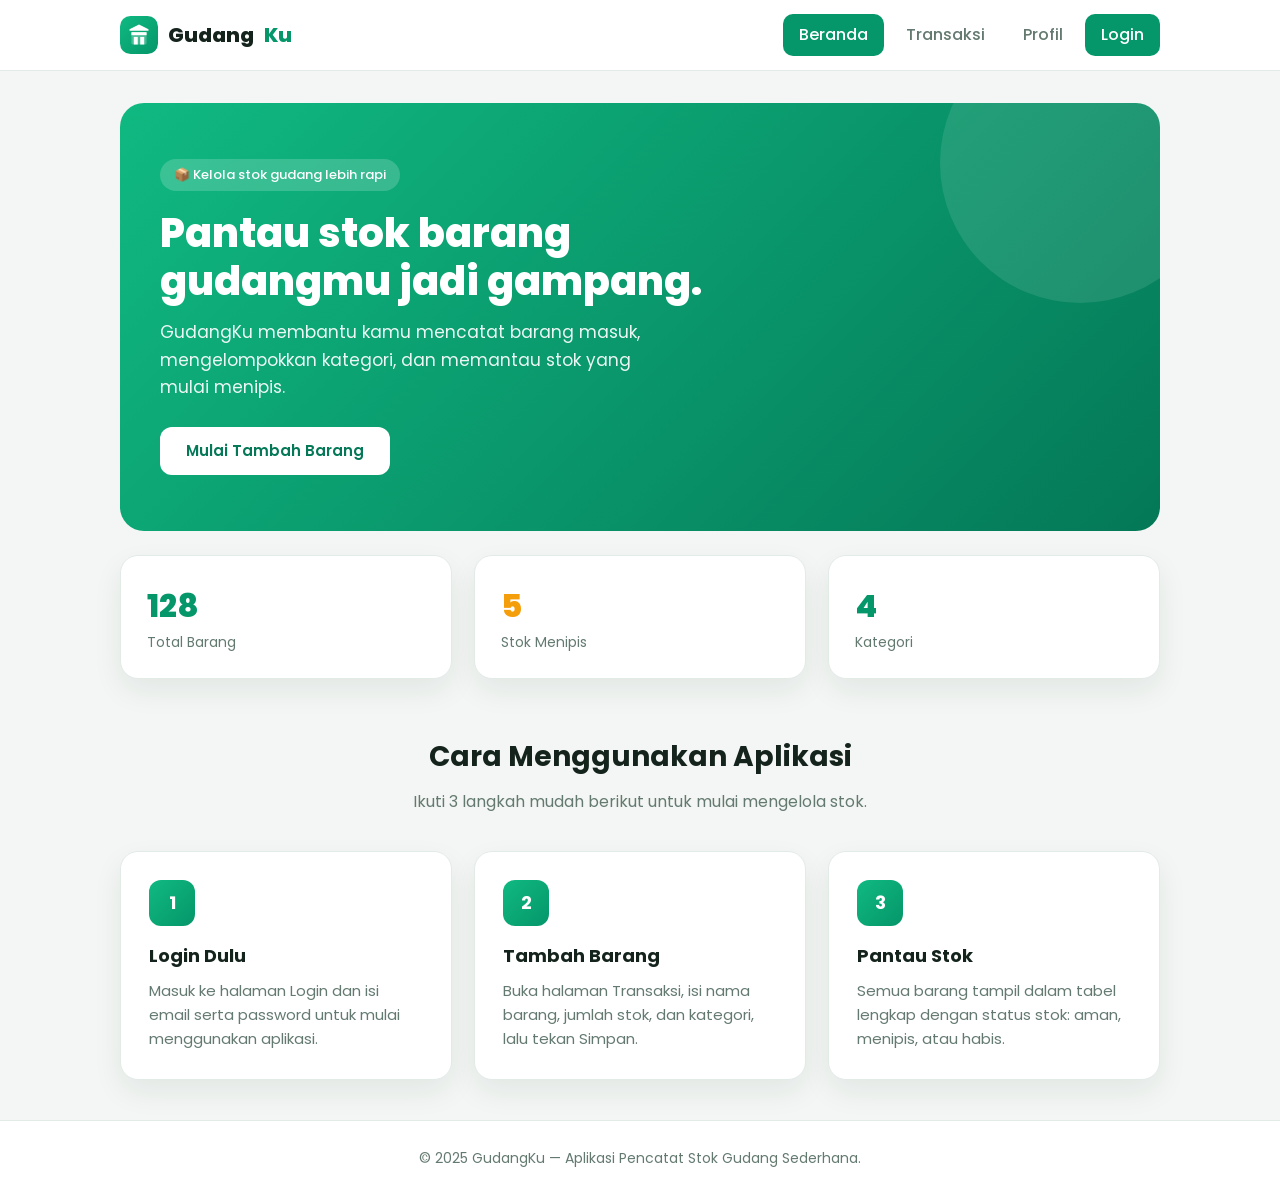
<file: index.html>
<!DOCTYPE html>
<html lang="id">
<head>
  <meta charset="UTF-8">
  <!-- viewport: penting supaya tampilan responsive di HP -->
  <meta name="viewport" content="width=device-width, initial-scale=1.0">
  <title>GudangKu - Beranda</title>
  <link rel="stylesheet" href="style.css">
</head>
<body>

  <!-- ============ HEADER & NAVIGASI ============ -->
  <header>
    <div class="navbar">
      <!-- Logo aplikasi pakai tag <img> -->
      <a href="index.html" class="logo">
        <img src="logo.svg" alt="Logo GudangKu">
        Gudang<span>Ku</span>
      </a>
      <!-- Menu navigasi pakai <nav>, <ul>, dan <li> -->
      <nav>
        <ul>
          <li><a href="index.html" class="active">Beranda</a></li>
          <li><a href="transaksi.html">Transaksi</a></li>
          <li><a href="profil.html">Profil</a></li>
          <li><a href="login.html" class="btn-login">Login</a></li>
        </ul>
      </nav>
    </div>
  </header>

  <!-- ============ KONTEN UTAMA ============ -->
  <main class="container">

    <!-- Bagian Hero -->
    <section class="hero">
      <span class="badge">📦 Kelola stok gudang lebih rapi</span>
      <h1>Pantau stok barang gudangmu jadi gampang.</h1>
      <p>GudangKu membantu kamu mencatat barang masuk, mengelompokkan kategori, dan memantau stok yang mulai menipis.</p>
      <a href="transaksi.html" class="btn">Mulai Tambah Barang</a>
    </section>

    <!-- Strip ringkasan stok -->
    <section class="stats">
      <div class="stat">
        <div class="angka">128</div>
        <div class="label">Total Barang</div>
      </div>
      <div class="stat warn">
        <div class="angka">5</div>
        <div class="label">Stok Menipis</div>
      </div>
      <div class="stat">
        <div class="angka">4</div>
        <div class="label">Kategori</div>
      </div>
    </section>

    <!-- Langkah menggunakan aplikasi -->
    <h2 class="section-title">Cara Menggunakan Aplikasi</h2>
    <p class="section-sub">Ikuti 3 langkah mudah berikut untuk mulai mengelola stok.</p>

    <section class="steps">
      <div class="card">
        <div class="num">1</div>
        <h3>Login Dulu</h3>
        <p>Masuk ke halaman Login dan isi email serta password untuk mulai menggunakan aplikasi.</p>
      </div>
      <div class="card">
        <div class="num">2</div>
        <h3>Tambah Barang</h3>
        <p>Buka halaman Transaksi, isi nama barang, jumlah stok, dan kategori, lalu tekan Simpan.</p>
      </div>
      <div class="card">
        <div class="num">3</div>
        <h3>Pantau Stok</h3>
        <p>Semua barang tampil dalam tabel lengkap dengan status stok: aman, menipis, atau habis.</p>
      </div>
    </section>

  </main>

  <!-- ============ FOOTER ============ -->
  <footer>
    © 2025 GudangKu — Aplikasi Pencatat Stok Gudang Sederhana.
  </footer>

</body>
</html>
</file>
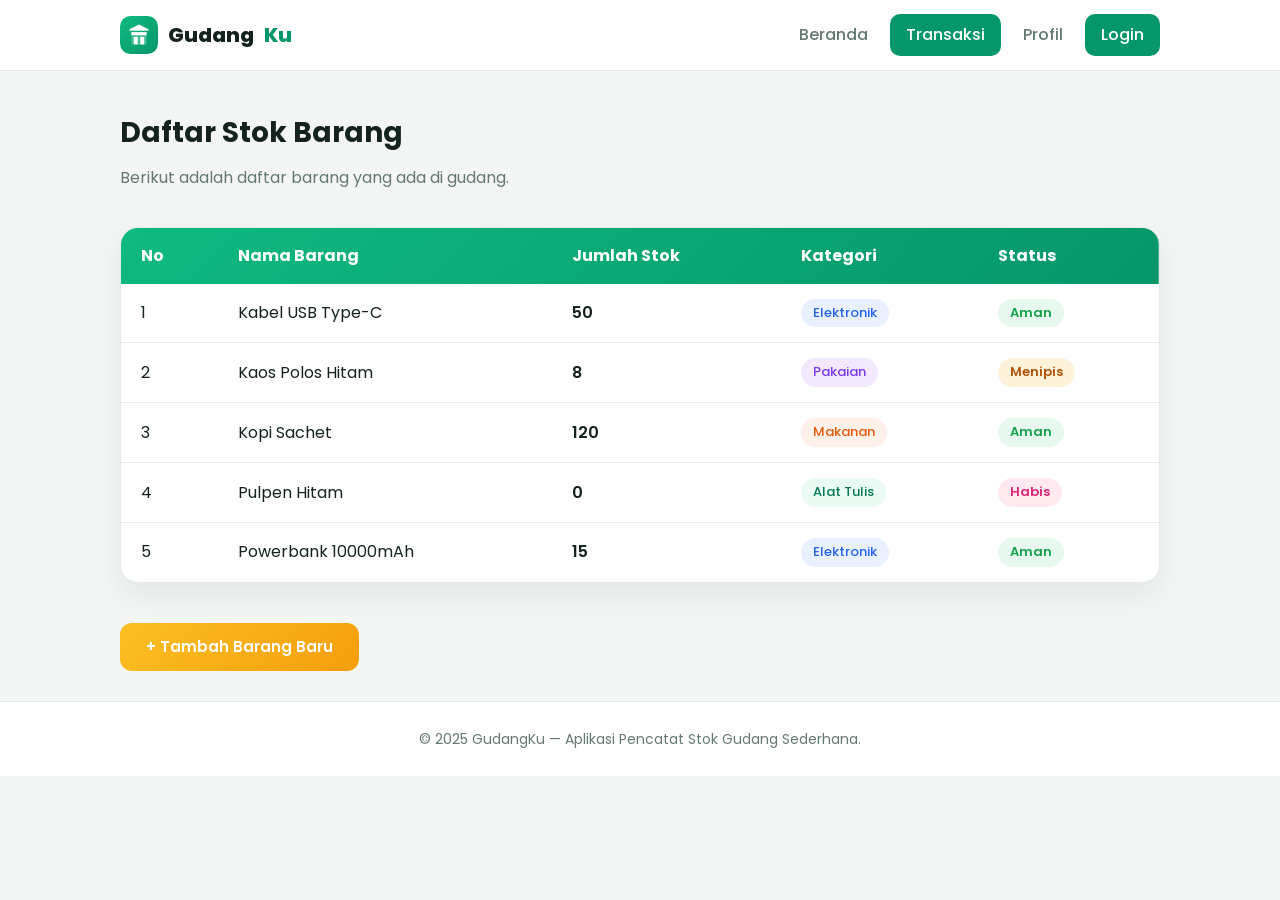
<file: daftar-stok.html>
<!DOCTYPE html>
<html lang="id">
<head>
  <meta charset="UTF-8">
  <meta name="viewport" content="width=device-width, initial-scale=1.0">
  <title>GudangKu - Daftar Stok</title>
  <link rel="stylesheet" href="style.css">
</head>
<body>

  <!-- ============ HEADER & NAVIGASI ============ -->
  <header>
    <div class="navbar">
      <a href="index.html" class="logo">
        <img src="logo.svg" alt="Logo GudangKu">
        Gudang<span>Ku</span>
      </a>
      <nav>
        <ul>
          <li><a href="index.html">Beranda</a></li>
          <li><a href="transaksi.html" class="active">Transaksi</a></li>
          <li><a href="profil.html">Profil</a></li>
          <li><a href="login.html" class="btn-login">Login</a></li>
        </ul>
      </nav>
    </div>
  </header>

  <!-- ============ KONTEN UTAMA ============ -->
  <main class="container">

    <h2 class="section-title" style="text-align:left; margin-top:40px;">Daftar Stok Barang</h2>
    <p class="section-sub" style="text-align:left;">Berikut adalah daftar barang yang ada di gudang.</p>

    <!-- Tabel daftar stok -->
    <div class="table-wrap">
      <table>
        <!-- Kepala tabel -->
        <thead>
          <tr>
            <th>No</th>
            <th>Nama Barang</th>
            <th>Jumlah Stok</th>
            <th>Kategori</th>
            <th>Status</th>
          </tr>
        </thead>
        <!-- Isi tabel (data contoh) -->
        <tbody>
          <tr>
            <td>1</td>
            <td>Kabel USB Type-C</td>
            <td class="jumlah">50</td>
            <td><span class="tag tag-elektronik">Elektronik</span></td>
            <td><span class="status status-aman">Aman</span></td>
          </tr>
          <tr>
            <td>2</td>
            <td>Kaos Polos Hitam</td>
            <td class="jumlah">8</td>
            <td><span class="tag tag-pakaian">Pakaian</span></td>
            <td><span class="status status-menipis">Menipis</span></td>
          </tr>
          <tr>
            <td>3</td>
            <td>Kopi Sachet</td>
            <td class="jumlah">120</td>
            <td><span class="tag tag-makanan">Makanan</span></td>
            <td><span class="status status-aman">Aman</span></td>
          </tr>
          <tr>
            <td>4</td>
            <td>Pulpen Hitam</td>
            <td class="jumlah">0</td>
            <td><span class="tag tag-atk">Alat Tulis</span></td>
            <td><span class="status status-habis">Habis</span></td>
          </tr>
          <tr>
            <td>5</td>
            <td>Powerbank 10000mAh</td>
            <td class="jumlah">15</td>
            <td><span class="tag tag-elektronik">Elektronik</span></td>
            <td><span class="status status-aman">Aman</span></td>
          </tr>
        </tbody>
      </table>
    </div>

    <a href="transaksi.html" class="btn btn-amber">+ Tambah Barang Baru</a>

  </main>

  <!-- ============ FOOTER ============ -->
  <footer>
    © 2025 GudangKu — Aplikasi Pencatat Stok Gudang Sederhana.
  </footer>

</body>
</html>
</file>
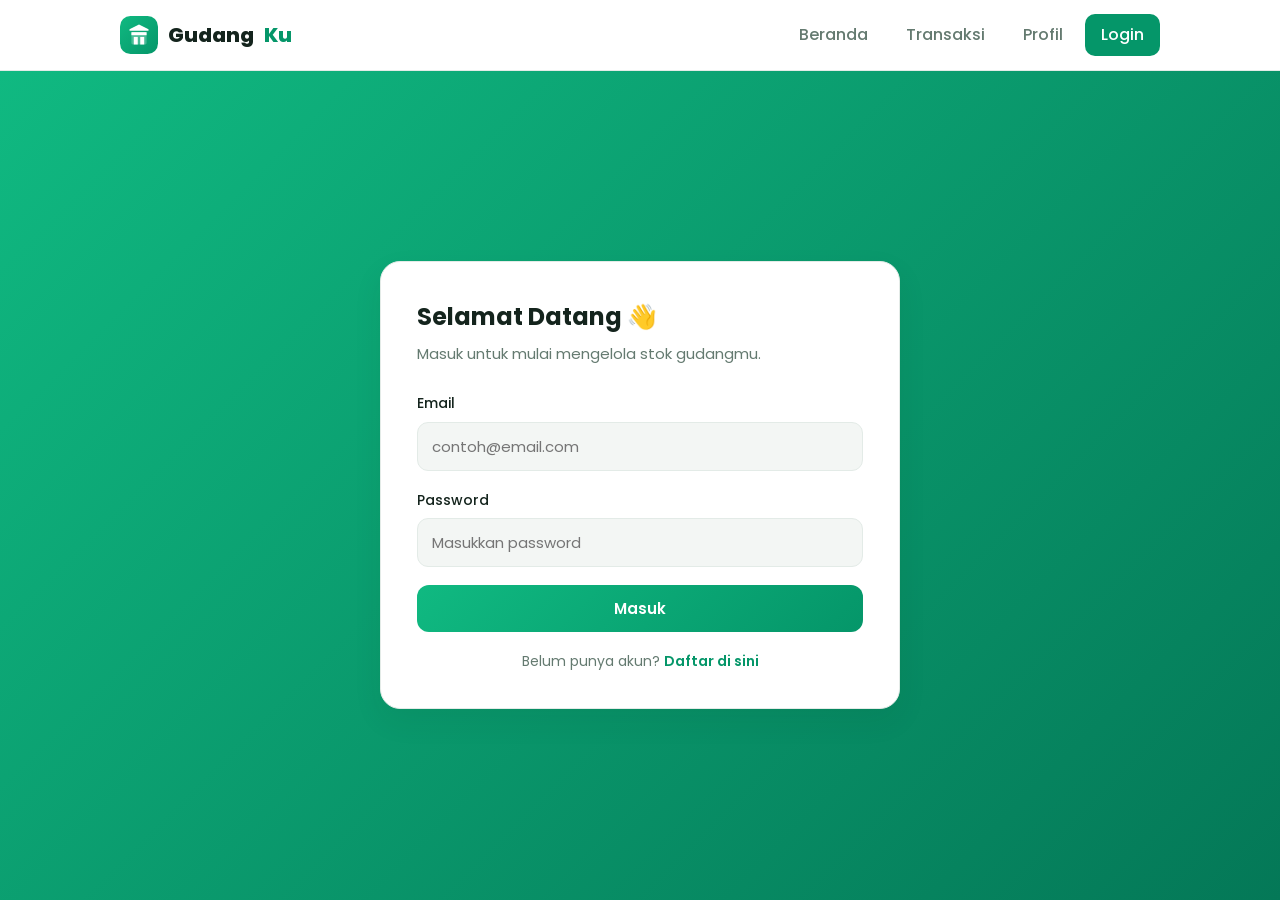
<file: login.html>
<!DOCTYPE html>
<html lang="id">
<head>
  <meta charset="UTF-8">
  <meta name="viewport" content="width=device-width, initial-scale=1.0">
  <title>GudangKu - Login</title>
  <link rel="stylesheet" href="style.css">
</head>
<body>

  <!-- ============ HEADER & NAVIGASI ============ -->
  <header>
    <div class="navbar">
      <a href="index.html" class="logo">
        <img src="logo.svg" alt="Logo GudangKu">
        Gudang<span>Ku</span>
      </a>
      <nav>
        <ul>
          <li><a href="index.html">Beranda</a></li>
          <li><a href="transaksi.html">Transaksi</a></li>
          <li><a href="profil.html">Profil</a></li>
          <li><a href="login.html" class="active">Login</a></li>
        </ul>
      </nav>
    </div>
  </header>

  <!-- ============ KONTEN UTAMA (latar gradient) ============ -->
  <main class="login-page">

    <div class="form-box">
      <h2>Selamat Datang 👋</h2>
      <p class="desc">Masuk untuk mulai mengelola stok gudangmu.</p>

      <!-- Pesan sukses (muncul lewat JavaScript) -->
      <div class="sukses" id="pesan-sukses">✅ Login berhasil!</div>

      <form onsubmit="return validasiLogin()">

        <div class="form-group">
          <label for="email">Email</label>
          <input type="email" id="email" placeholder="contoh@email.com">
          <span class="error" id="error-email">Email wajib diisi.</span>
        </div>

        <div class="form-group">
          <label for="password">Password</label>
          <input type="password" id="password" placeholder="Masukkan password">
          <span class="error" id="error-password">Password wajib diisi.</span>
        </div>

        <button type="submit" class="btn">Masuk</button>
      </form>

      <p class="link-bawah">Belum punya akun? <a href="#">Daftar di sini</a></p>
    </div>

  </main>

  <!-- Panggil file JavaScript untuk validasi -->
  <script src="script.js"></script>
</body>
</html>
</file>
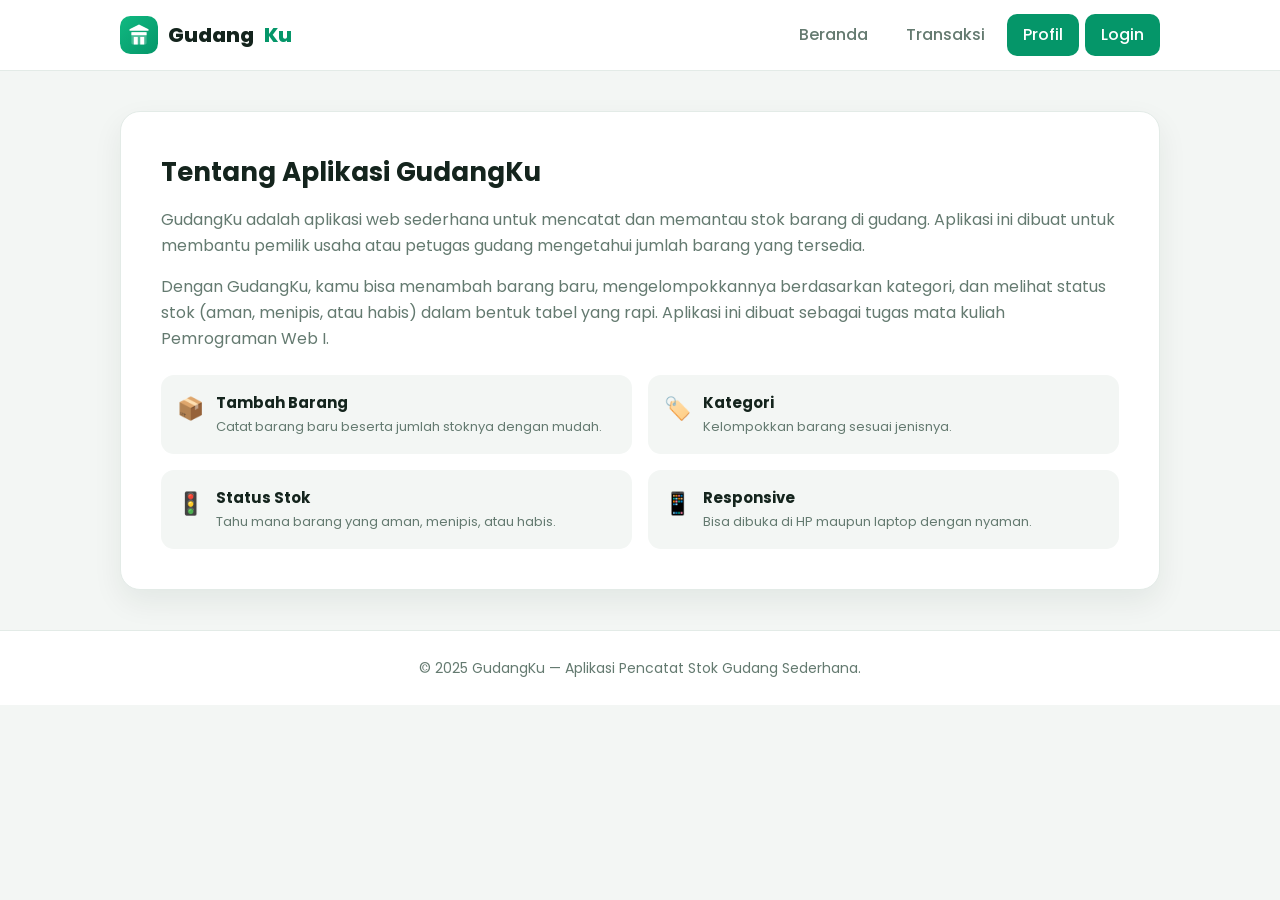
<file: profil.html>
<!DOCTYPE html>
<html lang="id">
<head>
  <meta charset="UTF-8">
  <meta name="viewport" content="width=device-width, initial-scale=1.0">
  <title>GudangKu - Profil</title>
  <link rel="stylesheet" href="style.css">
</head>
<body>

  <!-- ============ HEADER & NAVIGASI ============ -->
  <header>
    <div class="navbar">
      <a href="index.html" class="logo">
        <img src="logo.svg" alt="Logo GudangKu">
        Gudang<span>Ku</span>
      </a>
      <nav>
        <ul>
          <li><a href="index.html">Beranda</a></li>
          <li><a href="transaksi.html">Transaksi</a></li>
          <li><a href="profil.html" class="active">Profil</a></li>
          <li><a href="login.html" class="btn-login">Login</a></li>
        </ul>
      </nav>
    </div>
  </header>

  <!-- ============ KONTEN UTAMA ============ -->
  <main class="container">

    <div class="profil-box">
      <h2>Tentang Aplikasi GudangKu</h2>
      <p>GudangKu adalah aplikasi web sederhana untuk mencatat dan memantau stok barang di gudang. Aplikasi ini dibuat untuk membantu pemilik usaha atau petugas gudang mengetahui jumlah barang yang tersedia.</p>
      <p>Dengan GudangKu, kamu bisa menambah barang baru, mengelompokkannya berdasarkan kategori, dan melihat status stok (aman, menipis, atau habis) dalam bentuk tabel yang rapi. Aplikasi ini dibuat sebagai tugas mata kuliah Pemrograman Web I.</p>

      <!-- Daftar fitur aplikasi -->
      <div class="fitur-list">
        <div class="fitur-item">
          <div class="ikon">📦</div>
          <div>
            <h4>Tambah Barang</h4>
            <p>Catat barang baru beserta jumlah stoknya dengan mudah.</p>
          </div>
        </div>
        <div class="fitur-item">
          <div class="ikon">🏷️</div>
          <div>
            <h4>Kategori</h4>
            <p>Kelompokkan barang sesuai jenisnya.</p>
          </div>
        </div>
        <div class="fitur-item">
          <div class="ikon">🚦</div>
          <div>
            <h4>Status Stok</h4>
            <p>Tahu mana barang yang aman, menipis, atau habis.</p>
          </div>
        </div>
        <div class="fitur-item">
          <div class="ikon">📱</div>
          <div>
            <h4>Responsive</h4>
            <p>Bisa dibuka di HP maupun laptop dengan nyaman.</p>
          </div>
        </div>
      </div>
    </div>

  </main>

  <!-- ============ FOOTER ============ -->
  <footer>
    © 2025 GudangKu — Aplikasi Pencatat Stok Gudang Sederhana.
  </footer>

</body>
</html>
</file>
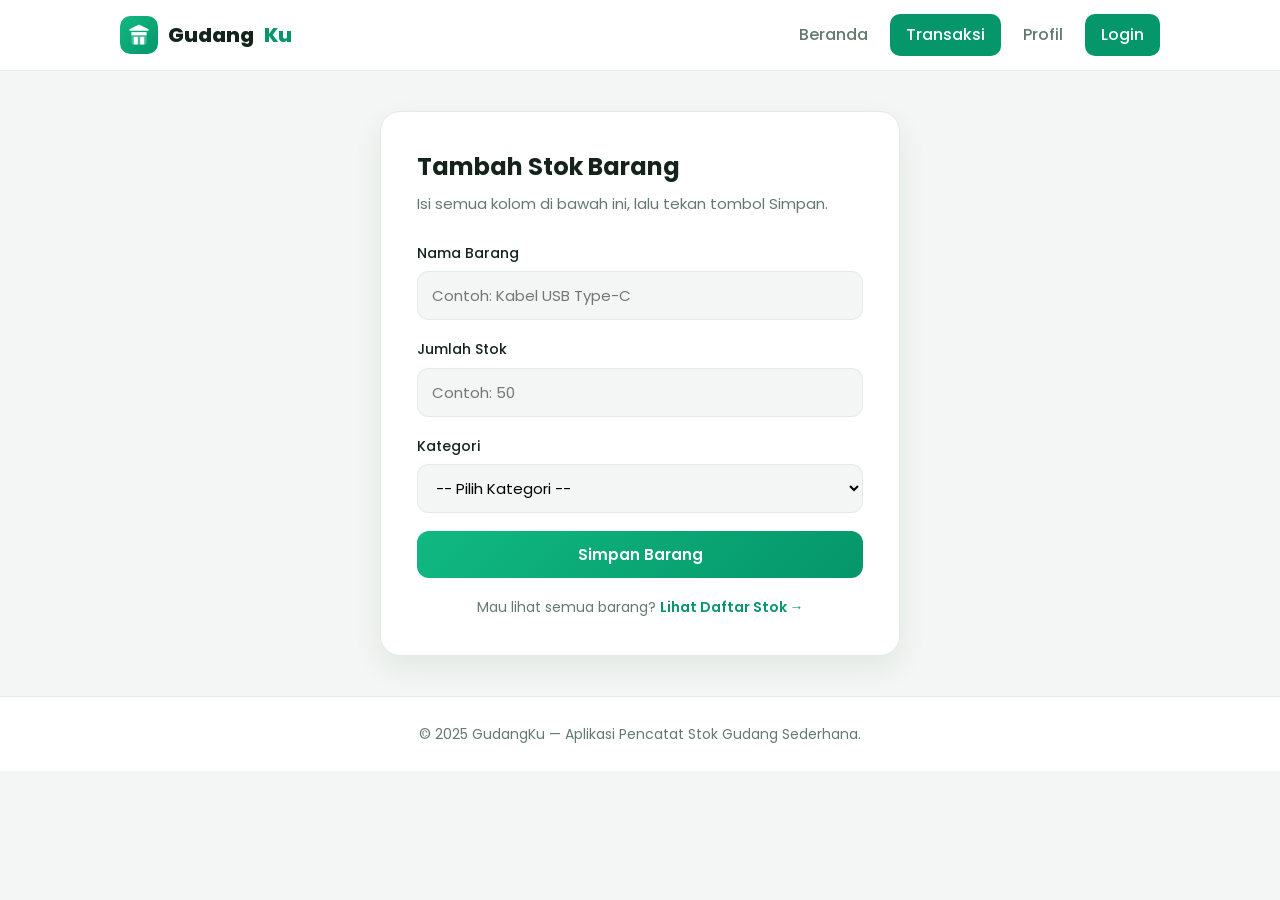
<file: transaksi.html>
<!DOCTYPE html>
<html lang="id">
<head>
  <meta charset="UTF-8">
  <meta name="viewport" content="width=device-width, initial-scale=1.0">
  <title>GudangKu - Transaksi</title>
  <link rel="stylesheet" href="style.css">
</head>
<body>

  <!-- ============ HEADER & NAVIGASI ============ -->
  <header>
    <div class="navbar">
      <a href="index.html" class="logo">
        <img src="logo.svg" alt="Logo GudangKu">
        Gudang<span>Ku</span>
      </a>
      <nav>
        <ul>
          <li><a href="index.html">Beranda</a></li>
          <li><a href="transaksi.html" class="active">Transaksi</a></li>
          <li><a href="profil.html">Profil</a></li>
          <li><a href="login.html" class="btn-login">Login</a></li>
        </ul>
      </nav>
    </div>
  </header>

  <!-- ============ KONTEN UTAMA ============ -->
  <main class="container">

    <!-- Kotak form tambah barang -->
    <div class="form-box">
      <h2>Tambah Stok Barang</h2>
      <p class="desc">Isi semua kolom di bawah ini, lalu tekan tombol Simpan.</p>

      <!-- Pesan sukses (disembunyikan, muncul lewat JavaScript) -->
      <div class="sukses" id="pesan-sukses">✅ Barang berhasil disimpan!</div>

      <!-- onsubmit="return validasiBarang()" -> jalankan validasi saat form dikirim -->
      <form onsubmit="return validasiBarang()">

        <div class="form-group">
          <label for="nama">Nama Barang</label>
          <input type="text" id="nama" placeholder="Contoh: Kabel USB Type-C">
          <span class="error" id="error-nama">Nama barang wajib diisi.</span>
        </div>

        <div class="form-group">
          <label for="jumlah">Jumlah Stok</label>
          <input type="number" id="jumlah" placeholder="Contoh: 50">
          <span class="error" id="error-jumlah">Jumlah stok wajib diisi.</span>
        </div>

        <div class="form-group">
          <label for="kategori">Kategori</label>
          <select id="kategori">
            <option value="">-- Pilih Kategori --</option>
            <option value="elektronik">Elektronik</option>
            <option value="pakaian">Pakaian</option>
            <option value="makanan">Makanan</option>
            <option value="atk">Alat Tulis</option>
          </select>
          <span class="error" id="error-kategori">Kategori wajib dipilih.</span>
        </div>

        <button type="submit" class="btn">Simpan Barang</button>
      </form>

      <!-- Link menuju halaman Daftar Stok Barang -->
      <p class="link-bawah">Mau lihat semua barang? <a href="daftar-stok.html">Lihat Daftar Stok →</a></p>
    </div>

  </main>

  <!-- ============ FOOTER ============ -->
  <footer>
    © 2025 GudangKu — Aplikasi Pencatat Stok Gudang Sederhana.
  </footer>

  <!-- Panggil file JavaScript untuk validasi -->
  <script src="script.js"></script>
</body>
</html>
</file>
<file: style.css>
/* ============================================
   GudangKu - style.css
   File CSS ini dipakai oleh SEMUA halaman.
   Komentar pakai bahasa Indonesia biar gampang dijelasin.
   ============================================ */

/* Ambil font dari Google Fonts (Poppins) */
@import url('https://fonts.googleapis.com/css2?family=Poppins:wght@400;500;600;700;800&display=swap');

/* ---- Variabel warna ----
   Warna disimpan di sini biar gampang diganti dalam 1 tempat */
:root {
  --hijau: #059669;
  --hijau-muda: #10B981;
  --hijau-tua: #047857;
  --amber: #F59E0B;
  --bg: #F3F6F4;
  --putih: #FFFFFF;
  --teks: #14241D;
  --abu: #647A70;
  --merah: #E11D48;
  --garis: #E3EBE7;
  --shadow: 0 12px 30px rgba(20, 36, 29, 0.07);
}

/* ---- Reset dasar ----
   Hapus margin & padding bawaan browser, ukuran box jadi rapi */
* {
  margin: 0;
  padding: 0;
  box-sizing: border-box;
}

body {
  font-family: 'Poppins', sans-serif;
  background-color: var(--bg);
  color: var(--teks);
  line-height: 1.6;
}

/* Kontainer pembungkus biar konten tidak terlalu lebar */
.container {
  max-width: 1080px;
  margin: 0 auto;
  padding: 0 20px;
}

a {
  text-decoration: none;
  color: inherit;
}

/* ============================================
   HEADER & NAVIGASI
   ============================================ */
header {
  background-color: var(--putih);
  border-bottom: 1px solid var(--garis);
  position: sticky;   /* navbar nempel di atas saat di-scroll */
  top: 0;
  z-index: 100;
}

.navbar {
  display: flex;                  /* logo & menu sejajar */
  align-items: center;
  justify-content: space-between;
  padding: 14px 20px;
  max-width: 1080px;
  margin: 0 auto;
}

/* Bagian logo (gambar + tulisan) */
.logo {
  display: flex;
  align-items: center;
  gap: 10px;
  font-weight: 800;
  font-size: 20px;
}

.logo img {
  width: 38px;
  height: 38px;
}

.logo span {
  color: var(--hijau);
}

/* Daftar menu navigasi */
nav ul {
  list-style: none;     /* hilangkan titik bullet */
  display: flex;
  gap: 6px;
  align-items: center;
}

nav ul li a {
  display: inline-block;
  padding: 8px 16px;
  border-radius: 10px;
  font-weight: 500;
  color: var(--abu);
  transition: 0.2s;     /* animasi halus saat hover */
}

nav ul li a:hover {
  background-color: var(--bg);
  color: var(--hijau);
}

/* Menu yang sedang aktif (halaman yang dibuka) */
nav ul li a.active {
  background-color: var(--hijau);
  color: var(--putih);
}

/* Tombol login khusus di navbar */
nav ul li a.btn-login {
  background-color: var(--hijau);
  color: var(--putih);
}

nav ul li a.btn-login:hover {
  background-color: var(--hijau-tua);
  color: var(--putih);
}

/* ============================================
   TOMBOL
   ============================================ */
.btn {
  display: inline-block;
  background: linear-gradient(135deg, var(--hijau-muda), var(--hijau));
  color: var(--putih);
  border: none;
  padding: 12px 26px;
  border-radius: 12px;
  font-family: inherit;
  font-size: 15px;
  font-weight: 600;
  cursor: pointer;
  transition: 0.2s;
}

.btn:hover {
  transform: translateY(-2px);   /* tombol naik sedikit saat disentuh */
  box-shadow: 0 10px 20px rgba(5, 150, 105, 0.3);
}

.btn-amber {
  background: linear-gradient(135deg, #FBBF24, var(--amber));
}

.btn-amber:hover {
  box-shadow: 0 10px 20px rgba(245, 158, 11, 0.35);
}

/* ============================================
   HERO (bagian atas halaman beranda)
   ============================================ */
.hero {
  background: linear-gradient(135deg, var(--hijau-muda), var(--hijau-tua));
  color: var(--putih);
  border-radius: 24px;
  padding: 56px 40px;
  margin-top: 32px;
  position: relative;
  overflow: hidden;
}

/* Lingkaran dekorasi di pojok hero */
.hero::after {
  content: "";
  position: absolute;
  width: 280px;
  height: 280px;
  background: rgba(255, 255, 255, 0.1);
  border-radius: 50%;
  top: -80px;
  right: -60px;
}

.hero .badge {
  display: inline-block;
  background: rgba(255, 255, 255, 0.18);
  padding: 6px 14px;
  border-radius: 50px;
  font-size: 13px;
  font-weight: 500;
  margin-bottom: 18px;
}

.hero h1 {
  font-size: 40px;
  font-weight: 800;
  line-height: 1.2;
  max-width: 560px;
  margin-bottom: 14px;
}

.hero p {
  font-size: 17px;
  opacity: 0.92;
  max-width: 480px;
  margin-bottom: 26px;
}

.hero .btn {
  background: var(--putih);
  color: var(--hijau-tua);
}

/* ============================================
   STRIP RINGKASAN STOK (kotak angka di beranda)
   ============================================ */
.stats {
  display: grid;
  grid-template-columns: repeat(3, 1fr);
  gap: 22px;
  margin-top: 24px;
}

.stat {
  background: var(--putih);
  border: 1px solid var(--garis);
  border-radius: 18px;
  padding: 24px 26px;
  box-shadow: var(--shadow);
}

.stat .angka {
  font-size: 32px;
  font-weight: 800;
  color: var(--hijau);
}

.stat .label {
  color: var(--abu);
  font-size: 14px;
}

.stat.warn .angka { color: var(--amber); }

/* ============================================
   JUDUL BAGIAN
   ============================================ */
.section-title {
  text-align: center;
  margin: 56px 0 10px;
  font-size: 28px;
  font-weight: 700;
}

.section-sub {
  text-align: center;
  color: var(--abu);
  margin-bottom: 36px;
}

/* ============================================
   KARTU LANGKAH (cara pakai aplikasi)
   ============================================ */
.steps {
  display: grid;
  grid-template-columns: repeat(3, 1fr);   /* 3 kolom sejajar */
  gap: 22px;
  margin-bottom: 40px;
}

.card {
  background: var(--putih);
  border: 1px solid var(--garis);
  border-radius: 18px;
  padding: 28px;
  box-shadow: var(--shadow);
  transition: 0.2s;
}

.card:hover {
  transform: translateY(-4px);
}

.card .num {
  width: 46px;
  height: 46px;
  border-radius: 12px;
  background: linear-gradient(135deg, var(--hijau-muda), var(--hijau));
  color: var(--putih);
  display: flex;
  align-items: center;
  justify-content: center;
  font-weight: 700;
  font-size: 18px;
  margin-bottom: 16px;
}

.card h3 {
  font-size: 18px;
  margin-bottom: 8px;
}

.card p {
  color: var(--abu);
  font-size: 15px;
}

/* ============================================
   FORM (halaman transaksi & login)
   ============================================ */
.form-box {
  background: var(--putih);
  border: 1px solid var(--garis);
  border-radius: 20px;
  padding: 36px;
  box-shadow: var(--shadow);
  max-width: 520px;
  margin: 40px auto;
}

.form-box h2 {
  font-size: 24px;
  margin-bottom: 6px;
}

.form-box .desc {
  color: var(--abu);
  margin-bottom: 26px;
  font-size: 15px;
}

.form-group {
  margin-bottom: 18px;
}

.form-group label {
  display: block;
  font-weight: 500;
  font-size: 14px;
  margin-bottom: 7px;
}

.form-group input,
.form-group select {
  width: 100%;
  padding: 12px 14px;
  border: 1px solid var(--garis);
  border-radius: 11px;
  font-family: inherit;
  font-size: 15px;
  background: var(--bg);
  transition: 0.2s;
}

.form-group input:focus,
.form-group select:focus {
  outline: none;
  border-color: var(--hijau);
  background: var(--putih);
}

/* Tulisan error merah di bawah input (muncul lewat JavaScript) */
.error {
  color: var(--merah);
  font-size: 13px;
  margin-top: 5px;
  display: none;      /* disembunyikan dulu, ditampilkan saat input kosong */
}

/* Kotak pesan sukses (muncul lewat JavaScript) */
.sukses {
  display: none;
  background: #E7F8EE;
  color: var(--hijau);
  border: 1px solid #BBE9CC;
  padding: 12px 16px;
  border-radius: 11px;
  font-size: 14px;
  font-weight: 500;
  margin-bottom: 18px;
}

.form-box .btn {
  width: 100%;
}

.link-bawah {
  text-align: center;
  margin-top: 18px;
  color: var(--abu);
  font-size: 14px;
}

.link-bawah a {
  color: var(--hijau);
  font-weight: 600;
}

/* ============================================
   TABEL (halaman daftar stok)
   ============================================ */
.table-wrap {
  background: var(--putih);
  border: 1px solid var(--garis);
  border-radius: 18px;
  box-shadow: var(--shadow);
  overflow: hidden;        /* biar sudut tabel ikut melengkung */
  margin: 30px 0 40px;
}

table {
  width: 100%;
  border-collapse: collapse;   /* gabungkan garis tabel */
}

thead {
  background: linear-gradient(135deg, var(--hijau-muda), var(--hijau));
  color: var(--putih);
}

th, td {
  padding: 15px 20px;
  text-align: left;
}

tbody tr {
  border-bottom: 1px solid var(--garis);
}

tbody tr:last-child {
  border-bottom: none;
}

tbody tr:hover {
  background: var(--bg);
}

/* Label kategori berwarna */
.tag {
  display: inline-block;
  padding: 4px 12px;
  border-radius: 50px;
  font-size: 13px;
  font-weight: 500;
}

.tag-elektronik { background: #E9F0FF; color: #2563EB; }
.tag-pakaian { background: #F3E9FF; color: #7C3AED; }
.tag-makanan { background: #FFF0E9; color: #E8590C; }
.tag-atk { background: #E9FBF3; color: #047857; }

/* Label status stok */
.status {
  display: inline-block;
  padding: 4px 12px;
  border-radius: 50px;
  font-size: 13px;
  font-weight: 600;
}

.status-aman { background: #E7F8EE; color: #16A34A; }
.status-menipis { background: #FEF3DA; color: #B45309; }
.status-habis { background: #FFE9EF; color: #DB2777; }

.jumlah {
  font-weight: 600;
}

/* ============================================
   HALAMAN PROFIL
   ============================================ */
.profil-box {
  background: var(--putih);
  border: 1px solid var(--garis);
  border-radius: 20px;
  padding: 40px;
  box-shadow: var(--shadow);
  margin: 40px 0;
}

.profil-box h2 {
  font-size: 26px;
  margin-bottom: 14px;
}

.profil-box p {
  color: var(--abu);
  margin-bottom: 16px;
}

.fitur-list {
  display: grid;
  grid-template-columns: repeat(2, 1fr);
  gap: 16px;
  margin-top: 24px;
}

.fitur-item {
  display: flex;
  gap: 12px;
  align-items: flex-start;
  background: var(--bg);
  padding: 16px;
  border-radius: 13px;
}

.fitur-item .ikon {
  font-size: 22px;
}

.fitur-item h4 {
  font-size: 15px;
  margin-bottom: 2px;
}

.fitur-item p {
  font-size: 13px;
  margin: 0;
}

/* ============================================
   HALAMAN LOGIN (latar gradient penuh)
   ============================================ */
.login-page {
  min-height: calc(100vh - 71px);
  display: flex;
  align-items: center;
  justify-content: center;
  background: linear-gradient(135deg, var(--hijau-muda), var(--hijau-tua));
  padding: 30px 20px;
}

.login-page .form-box {
  margin: 0;
  width: 100%;
}

/* ============================================
   FOOTER
   ============================================ */
footer {
  background: var(--putih);
  border-top: 1px solid var(--garis);
  padding: 26px 20px;
  text-align: center;
  color: var(--abu);
  font-size: 14px;
  margin-top: 30px;
}

/* ============================================
   RESPONSIVE / MEDIA QUERY
   Aturan di bawah ini jalan saat layar <= 768px (HP / tablet)
   ============================================ */
@media (max-width: 768px) {

  /* Navbar: logo & menu jadi menumpuk ke bawah */
  .navbar {
    flex-direction: column;
    gap: 12px;
  }

  nav ul {
    flex-wrap: wrap;          /* menu pindah baris kalau penuh */
    justify-content: center;
  }

  /* Hero jadi lebih kecil */
  .hero {
    padding: 40px 24px;
  }

  .hero h1 {
    font-size: 28px;
  }

  /* Strip ringkasan, kartu langkah & fitur jadi 1 kolom (menumpuk) */
  .stats,
  .steps,
  .fitur-list {
    grid-template-columns: 1fr;
  }

  /* Kotak form & profil padding lebih kecil */
  .form-box,
  .profil-box {
    padding: 26px;
  }

  /* Tabel: tulisan & padding diperkecil biar muat */
  th, td {
    padding: 12px 14px;
    font-size: 14px;
  }
}
</file>
